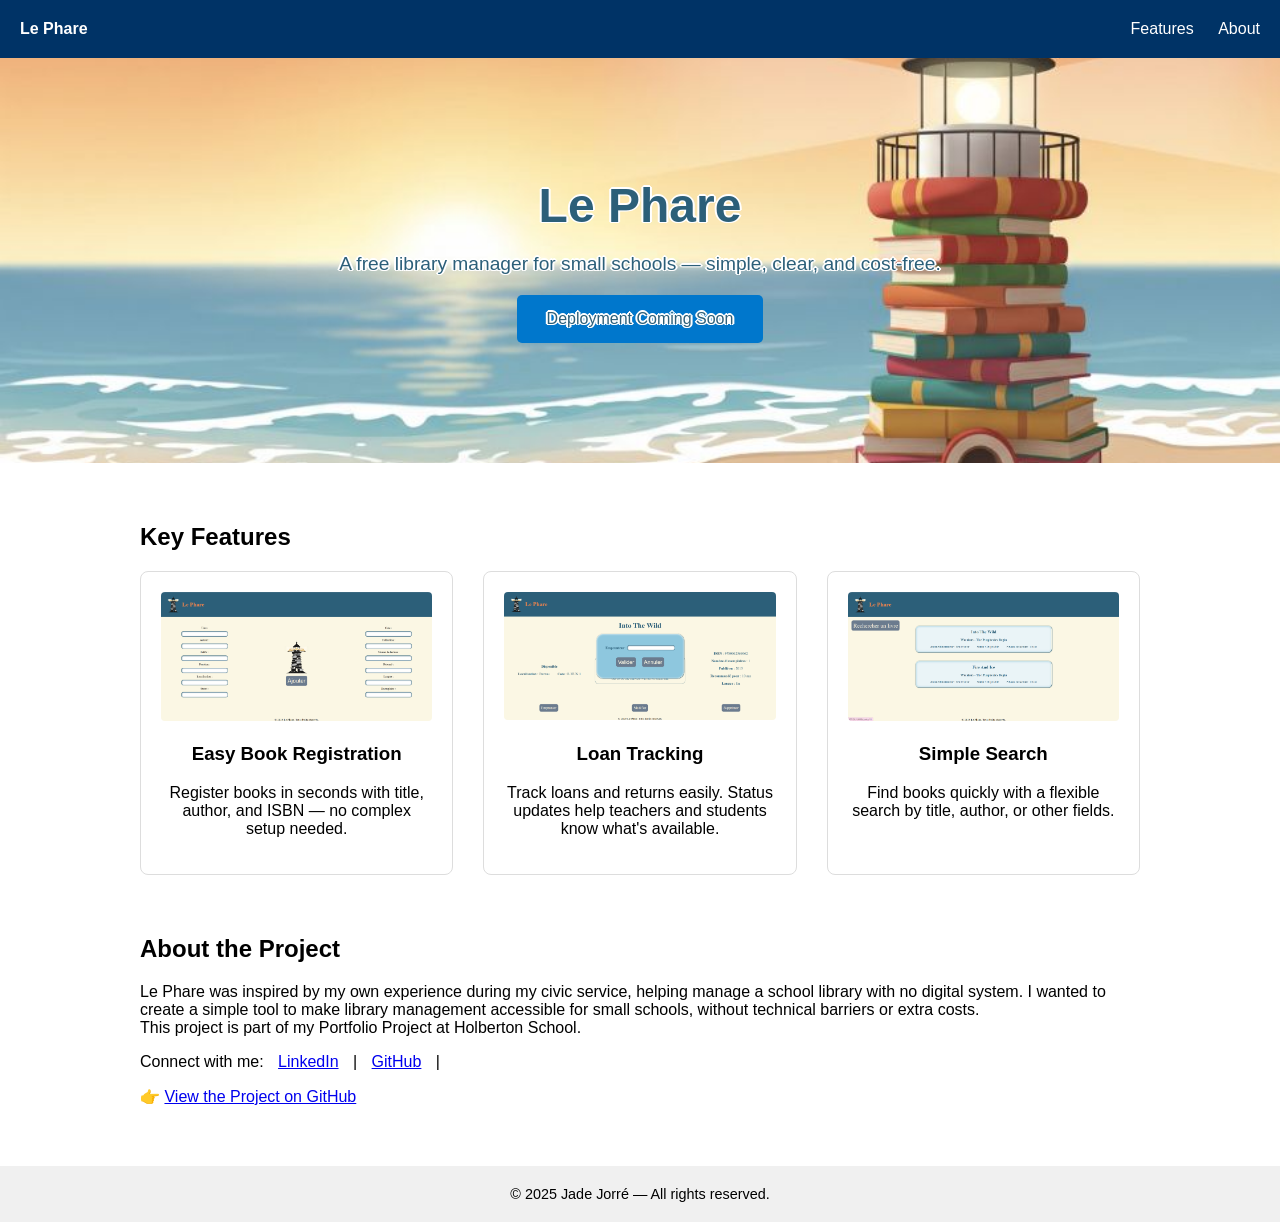
<file: index.html>
<!DOCTYPE html>
<html lang="en">
<head>
  <meta charset="UTF-8" />
  <meta name="viewport" content="width=device-width, initial-scale=1.0"/>
  <title>Le Phare — Free School Library Manager</title>
  <style>
    body { font-family: Arial, sans-serif; margin: 0; padding: 0; }
    header { background: #003366; color: #fff; padding: 20px; display: flex; justify-content: space-between; align-items: center; }
    header nav a { color: #fff; margin-left: 20px; text-decoration: none; }
    .cover {
      background: url('./index_images/Cover-image.jpg') no-repeat center center/cover;
      color: #2C5F79;
      text-shadow: 
      -1px -1px #ffffff,
      1px -1px #ffffff,
      -1px 1px #ffffff,
      1px 1px #ffffff,
      0 -2px #ffffff,
      2px 0 #ffffff,
      -2px 0 #ffffff;
      text-align: center;
      padding: 120px 20px;
    }
    .cover h1 { font-size: 3em; margin: 0; }
    .cover p { font-size: 1.2em; margin: 20px 0; }
    .cover a.button {
      background: #0077cc;
      color: #2C5F79;
      padding: 15px 30px;
      text-decoration: none;
      border-radius: 5px;
      display: inline-block;
    }
    main { max-width: 1000px; margin: 40px auto; padding: 0 20px; }
    section { margin-bottom: 60px; }
    .features { display: flex; flex-wrap: wrap; gap: 30px; }
    .feature {
      flex: 1;
      min-width: 250px;
      border: 1px solid #ddd;
      padding: 20px;
      border-radius: 8px;
      text-align: center;
    }
    .feature img { width: 100%; height: auto; border-radius: 4px; }
    footer {
      background: #f0f0f0;
      text-align: center;
      padding: 20px;
      font-size: 0.9em;
    }
    .social-links a { margin: 0 10px; }
  </style>
</head>

<body>
  <!-- Header with nav -->
  <header>
    <div><strong>Le Phare</strong></div>
    <nav>
      <a href="#features">Features</a>
      <a href="#about">About</a>
    </nav>
  </header>

  <!-- Intro section -->
  <section class="cover">
    <h1>Le Phare</h1>
    <p>A free library manager for small schools — simple, clear, and cost-free.</p>
    <a class="button disabled">Deployment Coming Soon</a>
  </section>

  <!-- Features section -->
  <main>
    <section id="features">
      <h2>Key Features</h2>
      <div class="features">
        <div class="feature">
          <img src="./index_images/Le Phare - Add Book Page.png" alt="Book Registration">
          <h3>Easy Book Registration</h3>
          <p>Register books in seconds with title, author, and ISBN — no complex setup needed.</p>
        </div>
        <div class="feature">
          <img src="./index_images/Le Phare - Loans Page.png" alt="Loan Management">
          <h3>Loan Tracking</h3>
          <p>Track loans and returns easily. Status updates help teachers and students know what's available.</p>
        </div>
        <div class="feature">
          <img src="./index_images/Le Phare - Index.png" alt="Simple Search">
          <h3>Simple Search</h3>
          <p>Find books quickly with a flexible search by title, author, or other fields.</p>
        </div>
      </div>
    </section>

    <!-- About section -->
    <section id="about">
      <h2>About the Project</h2>
      <p>
        Le Phare was inspired by my own experience during my civic service, helping manage a school library with no digital system.
        I wanted to create a simple tool to make library management accessible for small schools, without technical barriers or extra costs.
        <br>
        This project is part of my Portfolio Project at Holberton School.
      </p>
      <p>
        Connect with me:
        <span class="social-links">
          <a href="https://www.linkedin.com/in/jade-jorré/">LinkedIn</a> |
          <a href="https://github.com/JorreJ/">GitHub</a> |
        </span>
      </p>
      <p>
        👉 <a href="https://github.com/JorreJ/holbertonschool-portfolio" target="_blank">View the Project on GitHub</a>
      </p>
    </section>
  </main>

  <footer>
    &copy; 2025 Jade Jorré — All rights reserved.
  </footer>
</body>
</html>
</file>
